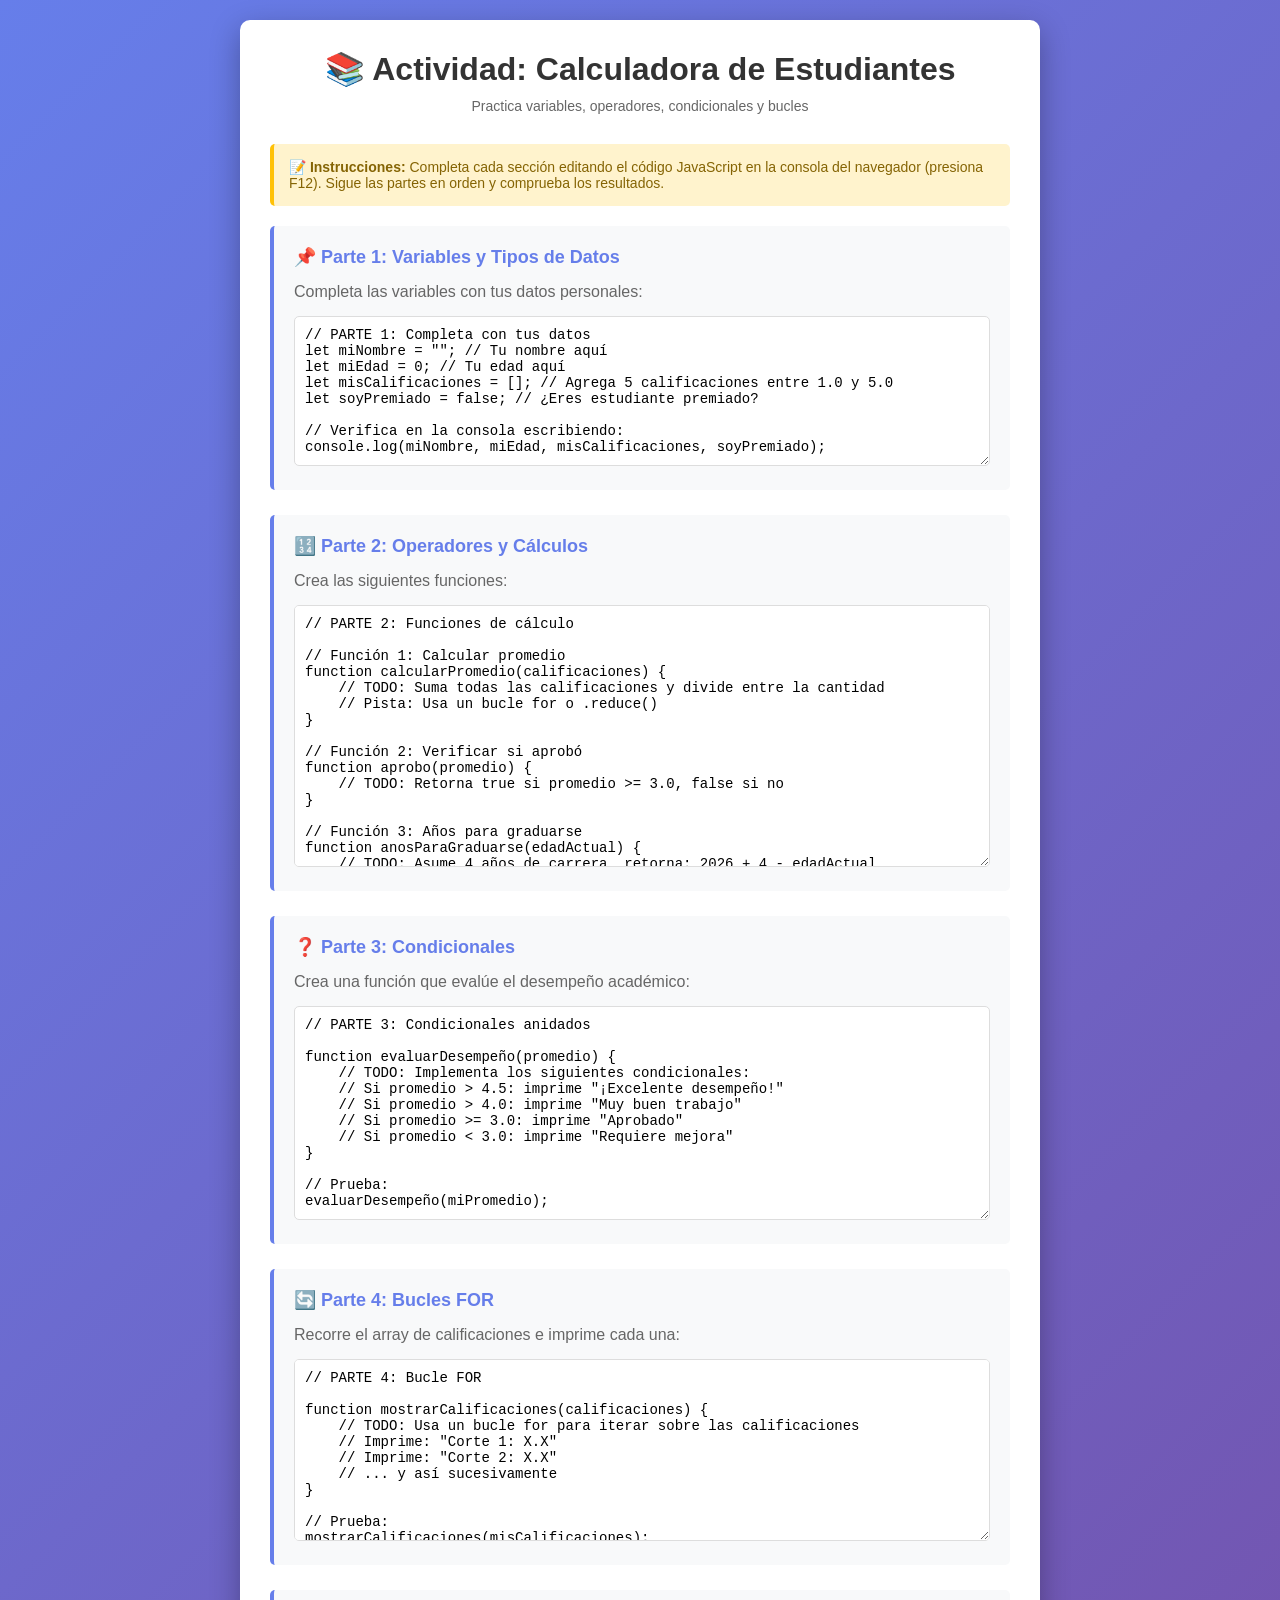
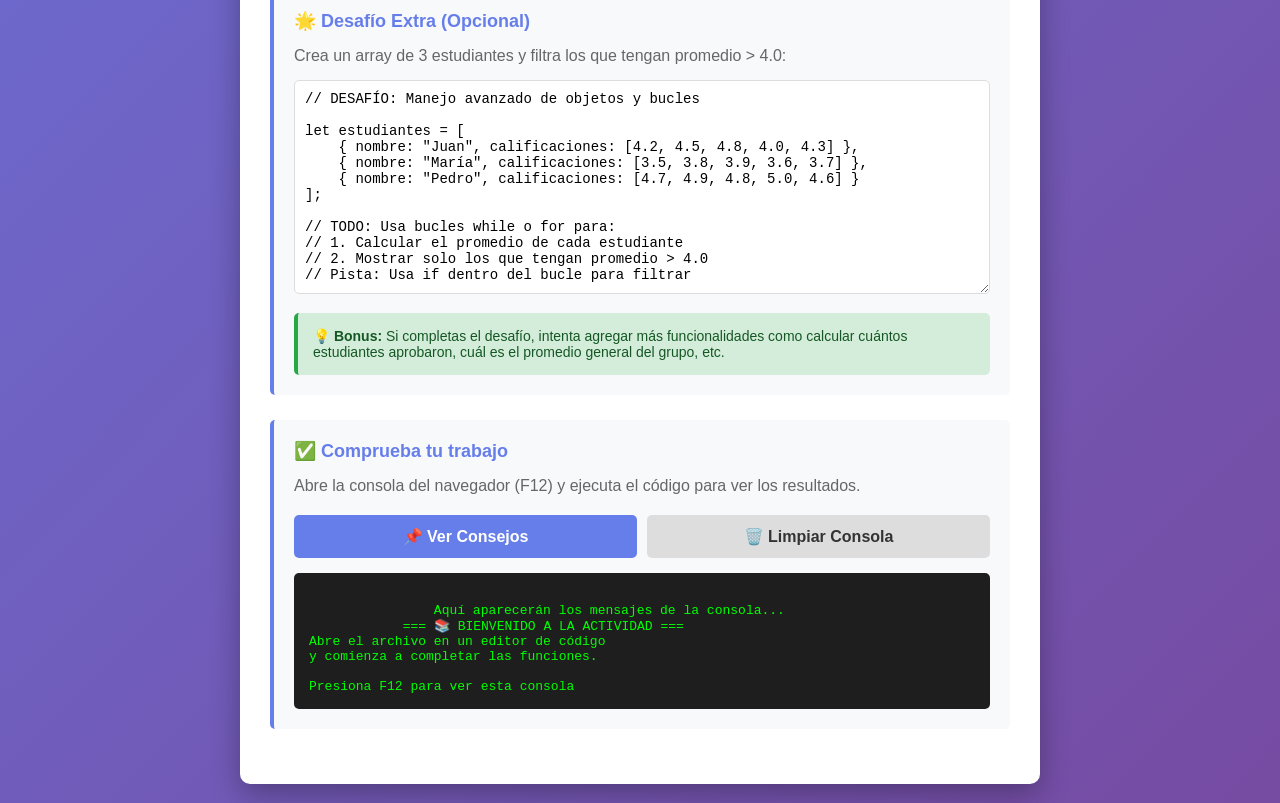
<file: actividad-estudiantes.html>
<!DOCTYPE html>
<html lang="es">
<head>
    <meta charset="UTF-8">
    <meta name="viewport" content="width=device-width, initial-scale=1.0">
    <title>Actividad: Calculadora de Estudiantes</title>
    <style>
        * {
            margin: 0;
            padding: 0;
            box-sizing: border-box;
        }
        
        body {
            font-family: 'Segoe UI', Tahoma, Geneva, Verdana, sans-serif;
            background: linear-gradient(135deg, #667eea 0%, #764ba2 100%);
            min-height: 100vh;
            padding: 20px;
        }
        
        .container {
            max-width: 800px;
            margin: 0 auto;
            background: white;
            border-radius: 10px;
            padding: 30px;
            box-shadow: 0 10px 30px rgba(0, 0, 0, 0.3);
        }
        
        h1 {
            color: #333;
            margin-bottom: 10px;
            text-align: center;
        }
        
        .subtitle {
            text-align: center;
            color: #666;
            margin-bottom: 30px;
            font-size: 14px;
        }
        
        .section {
            margin-bottom: 25px;
            padding: 20px;
            background: #f8f9fa;
            border-left: 4px solid #667eea;
            border-radius: 5px;
        }
        
        .section h2 {
            color: #667eea;
            font-size: 18px;
            margin-bottom: 15px;
        }
        
        .form-group {
            margin-bottom: 15px;
        }
        
        label {
            display: block;
            margin-bottom: 5px;
            color: #333;
            font-weight: 500;
        }
        
        input, textarea {
            width: 100%;
            padding: 10px;
            border: 1px solid #ddd;
            border-radius: 5px;
            font-size: 14px;
            font-family: monospace;
        }
        
        input:focus, textarea:focus {
            outline: none;
            border-color: #667eea;
            box-shadow: 0 0 5px rgba(102, 126, 234, 0.3);
        }
        
        .button-group {
            display: flex;
            gap: 10px;
            margin-top: 20px;
        }
        
        button {
            flex: 1;
            padding: 12px;
            border: none;
            border-radius: 5px;
            font-size: 16px;
            font-weight: bold;
            cursor: pointer;
            transition: all 0.3s ease;
        }
        
        .btn-primary {
            background: #667eea;
            color: white;
        }
        
        .btn-primary:hover {
            background: #5568d3;
            transform: translateY(-2px);
            box-shadow: 0 5px 15px rgba(102, 126, 234, 0.4);
        }
        
        .btn-secondary {
            background: #ddd;
            color: #333;
        }
        
        .btn-secondary:hover {
            background: #ccc;
        }
        
        .output {
            background: #1e1e1e;
            color: #00ff00;
            padding: 15px;
            border-radius: 5px;
            font-family: monospace;
            font-size: 13px;
            max-height: 300px;
            overflow-y: auto;
            margin-top: 15px;
            white-space: pre-wrap;
            word-wrap: break-word;
        }
        
        .instructions {
            background: #fff3cd;
            border-left: 4px solid #ffc107;
            padding: 15px;
            border-radius: 5px;
            margin-bottom: 20px;
            font-size: 14px;
            color: #856404;
        }
        
        .bonus {
            background: #d4edda;
            border-left: 4px solid #28a745;
            padding: 15px;
            border-radius: 5px;
            margin-top: 15px;
            font-size: 14px;
            color: #155724;
        }
    </style>
</head>
<body>
    <div class="container">
        <h1>📚 Actividad: Calculadora de Estudiantes</h1>
        <p class="subtitle">Practica variables, operadores, condicionales y bucles</p>
        
        <div class="instructions">
            <strong>📝 Instrucciones:</strong> Completa cada sección editando el código JavaScript en la consola del navegador (presiona F12). 
            Sigue las partes en orden y comprueba los resultados.
        </div>
        
        <!-- PARTE 1 -->
        <div class="section">
            <h2>📌 Parte 1: Variables y Tipos de Datos</h2>
            <p style="margin-bottom: 15px; color: #666;">
                Completa las variables con tus datos personales:
            </p>
            <textarea rows="8" readonly>// PARTE 1: Completa con tus datos
let miNombre = ""; // Tu nombre aquí
let miEdad = 0; // Tu edad aquí
let misCalificaciones = []; // Agrega 5 calificaciones entre 1.0 y 5.0
let soyPremiado = false; // ¿Eres estudiante premiado?

// Verifica en la consola escribiendo:
console.log(miNombre, miEdad, misCalificaciones, soyPremiado);</textarea>
        </div>
        
        <!-- PARTE 2 -->
        <div class="section">
            <h2>🔢 Parte 2: Operadores y Cálculos</h2>
            <p style="margin-bottom: 15px; color: #666;">
                Crea las siguientes funciones:
            </p>
            <textarea rows="15" readonly>// PARTE 2: Funciones de cálculo

// Función 1: Calcular promedio
function calcularPromedio(calificaciones) {
    // TODO: Suma todas las calificaciones y divide entre la cantidad
    // Pista: Usa un bucle for o .reduce()
}

// Función 2: Verificar si aprobó
function aprobo(promedio) {
    // TODO: Retorna true si promedio >= 3.0, false si no
}

// Función 3: Años para graduarse
function anosParaGraduarse(edadActual) {
    // TODO: Asume 4 años de carrera, retorna: 2026 + 4 - edadActual
}

// Prueba tus funciones:
let miPromedio = calcularPromedio(misCalificaciones);
console.log("Mi promedio:", miPromedio);
console.log("¿Aprobé?", aprobo(miPromedio));
console.log("Me gradúo en:", anosParaGraduarse(miEdad));</textarea>
        </div>
        
        <!-- PARTE 3 -->
        <div class="section">
            <h2>❓ Parte 3: Condicionales</h2>
            <p style="margin-bottom: 15px; color: #666;">
                Crea una función que evalúe el desempeño académico:
            </p>
            <textarea rows="12" readonly>// PARTE 3: Condicionales anidados

function evaluarDesempeño(promedio) {
    // TODO: Implementa los siguientes condicionales:
    // Si promedio > 4.5: imprime "¡Excelente desempeño!"
    // Si promedio > 4.0: imprime "Muy buen trabajo"
    // Si promedio >= 3.0: imprime "Aprobado"
    // Si promedio < 3.0: imprime "Requiere mejora"
}

// Prueba:
evaluarDesempeño(miPromedio);</textarea>
        </div>
        
        <!-- PARTE 4 -->
        <div class="section">
            <h2>🔄 Parte 4: Bucles FOR</h2>
            <p style="margin-bottom: 15px; color: #666;">
                Recorre el array de calificaciones e imprime cada una:
            </p>
            <textarea rows="10" readonly>// PARTE 4: Bucle FOR

function mostrarCalificaciones(calificaciones) {
    // TODO: Usa un bucle for para iterar sobre las calificaciones
    // Imprime: "Corte 1: X.X"
    // Imprime: "Corte 2: X.X"
    // ... y así sucesivamente
}

// Prueba:
mostrarCalificaciones(misCalificaciones);</textarea>
        </div>
        
        <!-- DESAFÍO EXTRA -->
        <div class="section">
            <h2>🌟 Desafío Extra (Opcional)</h2>
            <p style="margin-bottom: 15px; color: #666;">
                Crea un array de 3 estudiantes y filtra los que tengan promedio > 4.0:
            </p>
            <textarea rows="12" readonly>// DESAFÍO: Manejo avanzado de objetos y bucles

let estudiantes = [
    { nombre: "Juan", calificaciones: [4.2, 4.5, 4.8, 4.0, 4.3] },
    { nombre: "María", calificaciones: [3.5, 3.8, 3.9, 3.6, 3.7] },
    { nombre: "Pedro", calificaciones: [4.7, 4.9, 4.8, 5.0, 4.6] }
];

// TODO: Usa bucles while o for para:
// 1. Calcular el promedio de cada estudiante
// 2. Mostrar solo los que tengan promedio > 4.0
// Pista: Usa if dentro del bucle para filtrar</textarea>
            
            <div class="bonus">
                <strong>💡 Bonus:</strong> Si completas el desafío, intenta agregar más funcionalidades como calcular cuántos estudiantes aprobaron, cuál es el promedio general del grupo, etc.
            </div>
        </div>
        
        <!-- PRUEBAS -->
        <div class="section">
            <h2>✅ Comprueba tu trabajo</h2>
            <p style="margin-bottom: 15px; color: #666;">
                Abre la consola del navegador (F12) y ejecuta el código para ver los resultados.
            </p>
            <div class="button-group">
                <button class="btn-primary" onclick="mostrarConsejo()">📌 Ver Consejos</button>
                <button class="btn-secondary" onclick="limpiarConsola()">🗑️ Limpiar Consola</button>
            </div>
            
            <div class="output" id="output">
                Aquí aparecerán los mensajes de la consola...
            </div>
        </div>
    </div>
    
    <script>
        // Capturar mensajes de console.log
        const output = document.getElementById('output');
        const originalLog = console.log;
        
        console.log = function(...args) {
            originalLog.apply(console, args);
            output.textContent += args.map(arg => 
                typeof arg === 'object' ? JSON.stringify(arg) : arg
            ).join(' ') + '\n';
        };
        
        function mostrarConsejo() {
            console.log("=== 💡 CONSEJOS ÚTILES ===\n");
            console.log("1. Verifica que tus variables estén definidas");
            console.log("2. Usa console.log() para depurar tu código");
            console.log("3. Los arrays se recorren con: for(let i=0; i<array.length; i++)");
            console.log("4. Para calcular promedio: suma / cantidad");
            console.log("5. Los condicionales usan: if, else if, else\n");
        }
        
        function limpiarConsola() {
            output.textContent = '';
        }
        
        // Mensaje inicial
        console.log("=== 📚 BIENVENIDO A LA ACTIVIDAD ===");
        console.log("Abre el archivo en un editor de código");
        console.log("y comienza a completar las funciones.\n");
        console.log("Presiona F12 para ver esta consola");
    </script>
</body>
</html>
</file>
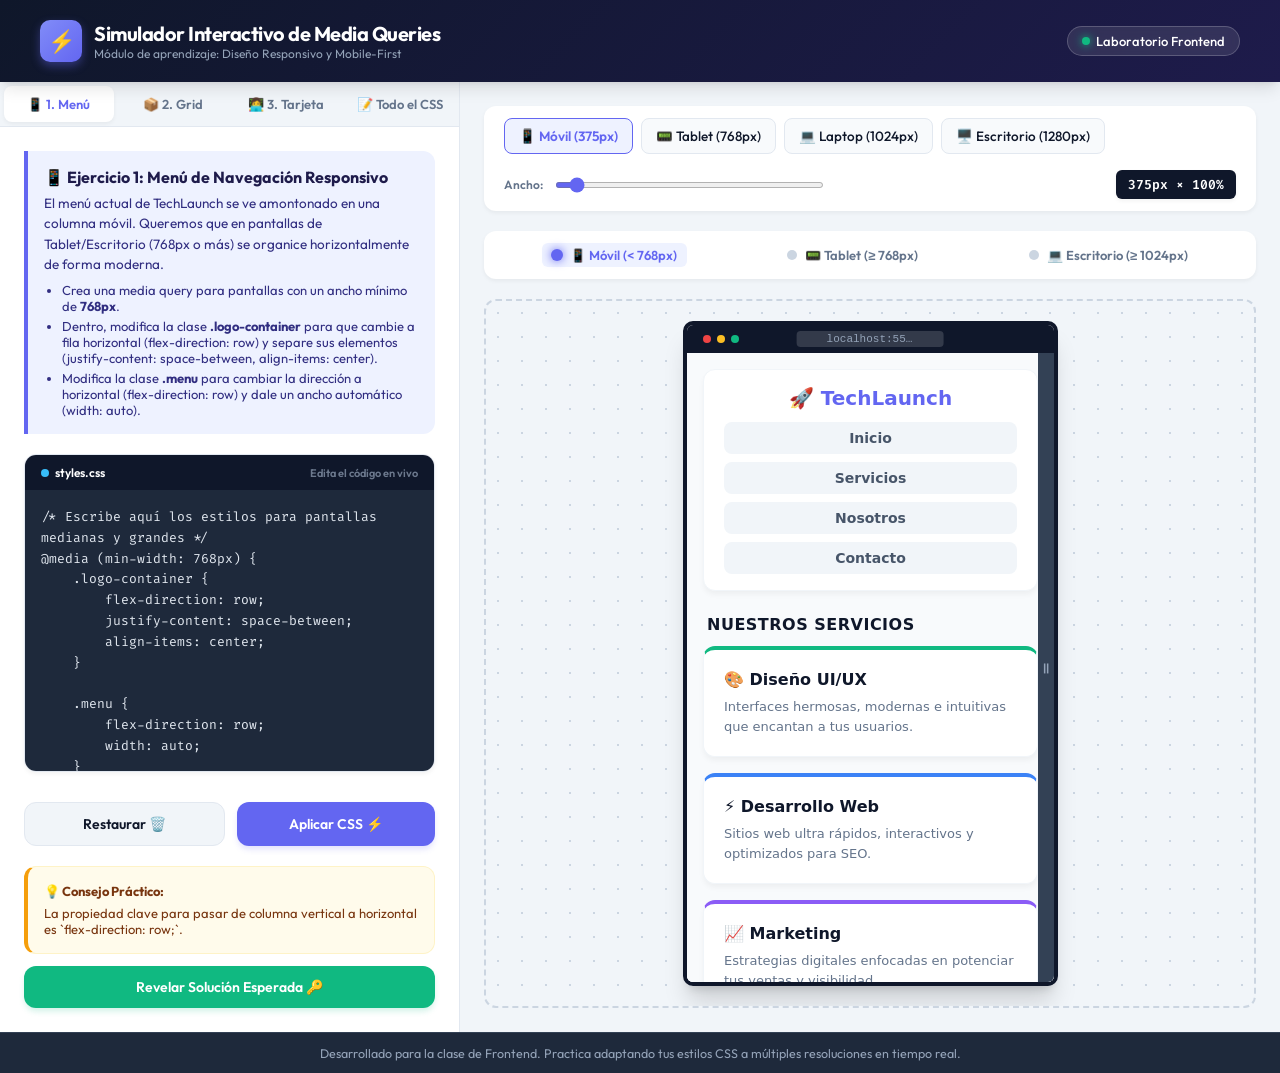
<file: actividad-responsive.html>
<!DOCTYPE html>
<html lang="es">

<head>
    <meta charset="UTF-8">
    <meta name="viewport" content="width=device-width, initial-scale=1.0">
    <title>⚡ Simulador Interactivo: Media Queries y Diseño Responsivo</title>
    <!-- Google Fonts -->
    <link rel="preconnect" href="https://fonts.googleapis.com">
    <link rel="preconnect" href="https://fonts.gstatic.com" crossorigin>
    <link
        href="https://fonts.googleapis.com/css2?family=Outfit:wght@300;400;500;600;700;800&family=Fira+Code:wght@400;500;600&display=swap"
        rel="stylesheet">

    <style>
        :root {
            --primary: #6366f1;
            --primary-hover: #4f46e5;
            --primary-light: #eef2ff;
            --secondary: #10b981;
            --secondary-hover: #059669;
            --dark: #0f172a;
            --dark-light: #1e293b;
            --light: #f8fafc;
            --text-muted: #64748b;
            --border: #e2e8f0;
            --shadow-sm: 0 2px 4px rgba(0, 0, 0, 0.05);
            --shadow-md: 0 10px 15px -3px rgba(0, 0, 0, 0.1), 0 4px 6px -4px rgba(0, 0, 0, 0.1);
            --shadow-lg: 0 20px 25px -5px rgba(0, 0, 0, 0.15), 0 8px 10px -6px rgba(0, 0, 0, 0.15);
            --radius: 12px;
        }

        * {
            margin: 0;
            padding: 0;
            box-sizing: border-box;
            font-family: 'Outfit', sans-serif;
        }

        body {
            background-color: var(--light);
            color: var(--dark);
            min-height: 100vh;
            display: flex;
            flex-direction: column;
            overflow-x: hidden;
        }

        /* Header Premium Styling */
        header.main-header {
            background: linear-gradient(135deg, var(--dark) 0%, #1e1b4b 100%);
            color: white;
            padding: 20px 40px;
            display: flex;
            justify-content: space-between;
            align-items: center;
            box-shadow: var(--shadow-md);
            position: relative;
            z-index: 10;
        }

        .header-brand {
            display: flex;
            align-items: center;
            gap: 12px;
        }

        .header-logo {
            background: linear-gradient(135deg, #818cf8 0%, var(--primary) 100%);
            width: 42px;
            height: 42px;
            border-radius: 10px;
            display: flex;
            align-items: center;
            justify-content: center;
            font-size: 22px;
            box-shadow: 0 4px 10px rgba(99, 102, 241, 0.4);
        }

        .header-title h1 {
            font-size: 20px;
            font-weight: 700;
            letter-spacing: -0.5px;
        }

        .header-title p {
            font-size: 12px;
            color: #94a3b8;
            font-weight: 400;
        }

        .header-badge {
            background: rgba(255, 255, 255, 0.1);
            border: 1px solid rgba(255, 255, 255, 0.2);
            padding: 6px 14px;
            border-radius: 30px;
            font-size: 13px;
            font-weight: 500;
            backdrop-filter: blur(5px);
            display: flex;
            align-items: center;
            gap: 6px;
        }

        .header-badge span {
            width: 8px;
            height: 8px;
            background-color: var(--secondary);
            border-radius: 50%;
            display: inline-block;
            box-shadow: 0 0 8px var(--secondary);
        }

        /* Workspace Grid */
        .workspace {
            display: grid;
            grid-template-columns: 460px 1fr;
            flex: 1;
            height: calc(100vh - 82px);
            overflow: hidden;
        }

        /* Left Panel - Editor and Instructions */
        .sidebar {
            background: white;
            border-right: 1px solid var(--border);
            display: flex;
            flex-direction: column;
            overflow-y: auto;
            box-shadow: 4px 0 10px rgba(0, 0, 0, 0.02);
        }

        .section-tabs {
            display: flex;
            background: #f1f5f9;
            padding: 4px;
            gap: 4px;
            border-bottom: 1px solid var(--border);
        }

        .tab-btn {
            flex: 1;
            padding: 10px 6px;
            border: none;
            background: transparent;
            font-size: 13px;
            font-weight: 600;
            color: var(--text-muted);
            border-radius: 8px;
            cursor: pointer;
            transition: all 0.2s ease;
            text-align: center;
        }

        .tab-btn:hover {
            color: var(--dark);
            background: rgba(255, 255, 255, 0.5);
        }

        .tab-btn.active {
            background: white;
            color: var(--primary);
            box-shadow: var(--shadow-sm);
        }

        .sidebar-content {
            padding: 24px;
            flex: 1;
            display: flex;
            flex-direction: column;
            gap: 20px;
        }

        .instructions-card {
            background: var(--primary-light);
            border-left: 4px solid var(--primary);
            padding: 16px;
            border-radius: 0 var(--radius) var(--radius) 0;
        }

        .instructions-card h3 {
            font-size: 16px;
            font-weight: 700;
            color: #1e1b4b;
            margin-bottom: 6px;
            display: flex;
            align-items: center;
            gap: 8px;
        }

        .instructions-card p {
            font-size: 13.5px;
            line-height: 1.5;
            color: #312e81;
        }

        .instructions-card ul {
            margin-top: 8px;
            padding-left: 18px;
            font-size: 13px;
            color: #312e81;
            display: flex;
            flex-direction: column;
            gap: 4px;
        }

        /* Code Editor Component */
        .editor-container {
            display: flex;
            flex-direction: column;
            border: 1px solid var(--border);
            border-radius: var(--radius);
            overflow: hidden;
            box-shadow: var(--shadow-sm);
        }

        .editor-header {
            background: var(--dark);
            color: #94a3b8;
            padding: 10px 16px;
            font-size: 12px;
            font-weight: 600;
            display: flex;
            justify-content: space-between;
            align-items: center;
            border-bottom: 1px solid #1e293b;
        }

        .editor-lang {
            display: flex;
            align-items: center;
            gap: 6px;
            color: white;
        }

        .editor-lang::before {
            content: '';
            display: block;
            width: 8px;
            height: 8px;
            border-radius: 50%;
            background-color: #38bdf8;
        }

        .code-textarea {
            width: 100%;
            height: 280px;
            font-family: 'Fira Code', monospace;
            font-size: 13px;
            padding: 16px;
            background: #1e293b;
            color: #e2e8f0;
            border: none;
            resize: none;
            outline: none;
            line-height: 1.6;
        }

        .code-textarea::placeholder {
            color: #64748b;
        }

        .editor-actions {
            display: flex;
            gap: 12px;
            margin-top: 10px;
        }

        .btn {
            flex: 1;
            padding: 12px 16px;
            border: none;
            border-radius: var(--radius);
            font-size: 14px;
            font-weight: 600;
            cursor: pointer;
            transition: all 0.2s ease;
            display: flex;
            align-items: center;
            justify-content: center;
            gap: 8px;
        }

        .btn-primary {
            background-color: var(--primary);
            color: white;
            box-shadow: 0 4px 6px -1px rgba(99, 102, 241, 0.2);
        }

        .btn-primary:hover {
            background-color: var(--primary-hover);
            transform: translateY(-1px);
        }

        .btn-secondary {
            background-color: #f1f5f9;
            color: var(--dark);
            border: 1px solid var(--border);
        }

        .btn-secondary:hover {
            background-color: #e2e8f0;
        }

        .btn-success {
            background-color: var(--secondary);
            color: white;
            box-shadow: 0 4px 6px -1px rgba(16, 185, 129, 0.2);
        }

        .btn-success:hover {
            background-color: var(--secondary-hover);
        }

        /* Tips Card */
        .tips-card {
            background: #fffbeb;
            border: 1px solid #fef3c7;
            border-left: 4px solid #f59e0b;
            padding: 16px;
            border-radius: var(--radius);
            font-size: 13px;
            color: #78350f;
        }

        .tips-card h4 {
            font-weight: 700;
            margin-bottom: 6px;
            display: flex;
            align-items: center;
            gap: 6px;
        }

        /* Right Panel - Device Simulator Sandbox */
        .preview-panel {
            background: #f1f5f9;
            padding: 24px;
            display: flex;
            flex-direction: column;
            gap: 20px;
            overflow-y: auto;
            position: relative;
        }

        /* Device Simulator Toolbar */
        .simulator-toolbar {
            background: white;
            padding: 12px 20px;
            border-radius: var(--radius);
            box-shadow: var(--shadow-sm);
            display: flex;
            flex-wrap: wrap;
            justify-content: space-between;
            align-items: center;
            gap: 16px;
        }

        .device-buttons {
            display: flex;
            gap: 8px;
        }

        .device-btn {
            background: #f8fafc;
            border: 1px solid var(--border);
            color: var(--dark);
            padding: 8px 14px;
            border-radius: 8px;
            font-size: 13.5px;
            font-weight: 500;
            cursor: pointer;
            transition: all 0.2s ease;
            display: flex;
            align-items: center;
            gap: 8px;
        }

        .device-btn:hover {
            background: #f1f5f9;
            border-color: #cbd5e1;
        }

        .device-btn.active {
            background: var(--primary-light);
            border-color: var(--primary);
            color: var(--primary);
            font-weight: 600;
        }

        .slider-container {
            display: flex;
            align-items: center;
            gap: 12px;
            flex-grow: 1;
            max-width: 320px;
        }

        .slider-label {
            font-size: 12px;
            font-weight: 600;
            color: var(--text-muted);
            white-space: nowrap;
        }

        .width-slider {
            flex-grow: 1;
            height: 6px;
            border-radius: 3px;
            outline: none;
            accent-color: var(--primary);
            cursor: pointer;
        }

        .dimension-badge {
            background: var(--dark);
            color: white;
            padding: 6px 12px;
            border-radius: 6px;
            font-family: 'Fira Code', monospace;
            font-size: 13px;
            font-weight: 600;
            min-width: 84px;
            text-align: center;
            box-shadow: var(--shadow-sm);
        }

        /* Responsive Breakpoint Lights Panel */
        .breakpoint-status {
            background: white;
            padding: 12px 20px;
            border-radius: var(--radius);
            box-shadow: var(--shadow-sm);
            display: flex;
            justify-content: space-around;
            align-items: center;
            gap: 15px;
        }

        .bp-indicator {
            display: flex;
            align-items: center;
            gap: 8px;
            font-size: 13px;
            font-weight: 600;
            color: var(--text-muted);
            padding: 4px 10px;
            border-radius: 6px;
            transition: all 0.3s ease;
        }

        .bp-indicator .dot {
            width: 10px;
            height: 10px;
            background-color: #cbd5e1;
            border-radius: 50%;
            transition: all 0.3s ease;
        }

        .bp-indicator.active {
            color: var(--primary);
            background: var(--primary-light);
        }

        .bp-indicator.active .dot {
            background-color: var(--primary);
            box-shadow: 0 0 8px var(--primary);
            transform: scale(1.2);
        }

        .bp-indicator.tablet.active {
            color: #d97706;
            background: #fffbeb;
        }

        .bp-indicator.tablet.active .dot {
            background-color: #d97706;
            box-shadow: 0 0 8px #d97706;
        }

        .bp-indicator.desktop.active {
            color: var(--secondary);
            background: #ecfdf5;
        }

        .bp-indicator.desktop.active .dot {
            background-color: var(--secondary);
            box-shadow: 0 0 8px var(--secondary);
        }

        /* Simulator Frame Wrapper */
        .simulation-container {
            flex-grow: 1;
            display: flex;
            justify-content: center;
            align-items: flex-start;
            overflow: auto;
            position: relative;
            background-image: radial-gradient(#cbd5e1 1.5px, transparent 1.5px);
            background-size: 24px 24px;
            border-radius: var(--radius);
            border: 2px dashed #cbd5e1;
            padding: 20px;
            min-height: 480px;
        }

        .viewport-wrapper {
            background: white;
            border-radius: 10px;
            box-shadow: var(--shadow-lg);
            overflow: hidden;
            display: flex;
            flex-direction: column;
            width: 100%;
            /* Resized dynamically by JS */
            max-width: 100%;
            height: 100%;
            min-height: 450px;
            transition: width 0.1s ease-out;
            position: relative;
            border: 4px solid var(--dark);
        }

        .viewport-header {
            background: var(--dark);
            height: 28px;
            display: flex;
            align-items: center;
            padding: 0 16px;
            gap: 6px;
            position: relative;
        }

        .viewport-dots {
            display: flex;
            gap: 6px;
        }

        .viewport-dots span {
            width: 8px;
            height: 8px;
            border-radius: 50%;
            background-color: #ef4444;
        }

        .viewport-dots span:nth-child(2) {
            background-color: #fbbf24;
        }

        .viewport-dots span:nth-child(3) {
            background-color: #10b981;
        }

        .viewport-address {
            position: absolute;
            left: 50%;
            transform: translateX(-50%);
            background: rgba(255, 255, 255, 0.15);
            color: #94a3b8;
            font-size: 11px;
            padding: 2px 30px;
            border-radius: 4px;
            width: 40%;
            text-align: center;
            font-family: monospace;
            overflow: hidden;
            text-overflow: ellipsis;
            white-space: nowrap;
        }

        /* Iframe */
        .preview-iframe {
            width: 100%;
            flex-grow: 1;
            border: none;
            background: #f8fafc;
        }

        /* Resize Handle */
        .resize-handle {
            position: absolute;
            right: 0;
            top: 28px;
            bottom: 0;
            width: 16px;
            background: #334155;
            cursor: ew-resize;
            display: flex;
            align-items: center;
            justify-content: center;
            transition: background-color 0.2s;
            z-index: 10;
        }

        .resize-handle::after {
            content: '||';
            color: #94a3b8;
            font-size: 11px;
            font-weight: bold;
        }

        .resize-handle:hover {
            background: var(--primary);
        }

        /* Footer Info */
        footer.main-footer {
            background: var(--dark-light);
            color: #94a3b8;
            text-align: center;
            padding: 12px;
            font-size: 12.5px;
            border-top: 1px solid #334155;
        }

        footer.main-footer a {
            color: #818cf8;
            text-decoration: none;
        }
    </style>
</head>

<body>

    <!-- Premium Main Header -->
    <header class="main-header">
        <div class="header-brand">
            <div class="header-logo">⚡</div>
            <div class="header-title">
                <h1>Simulador Interactivo de Media Queries</h1>
                <p>Módulo de aprendizaje: Diseño Responsivo y Mobile-First</p>
            </div>
        </div>
        <div class="header-badge">
            <span></span> Laboratorio Frontend
        </div>
    </header>

    <!-- Workspace Grid -->
    <div class="workspace">

        <!-- Sidebar - Exercises, Instructions and CSS Editor -->
        <div class="sidebar">
            <div class="section-tabs" role="tablist">
                <button class="tab-btn active" onclick="switchExercise(1, this)" role="tab">📱 1. Menú</button>
                <button class="tab-btn" onclick="switchExercise(2, this)" role="tab">📦 2. Grid</button>
                <button class="tab-btn" onclick="switchExercise(3, this)" role="tab">👩‍💻 3. Tarjeta</button>
                <button class="tab-btn" onclick="switchExercise(4, this)" role="tab">📝 Todo el CSS</button>
            </div>

            <div class="sidebar-content">

                <!-- Instruction Card (Switches content dynamically based on current exercise) -->
                <div class="instructions-card" id="instruction-box">
                    <h3 id="instr-title">🔗 Ejercicio 1: Menú de Navegación Responsivo</h3>
                    <p id="instr-text">El menú actual de TechLaunch se ve amontonado y ordenado en columna. Queremos que
                        en pantallas de Tablet/Escritorio se organice de manera profesional en una fila horizontal con
                        espacio intermedio.</p>
                    <ul id="instr-list">
                        <li>Usa una media query para pantallas con un ancho mínimo de <b>768px</b>.</li>
                        <li>Dentro de ella, cambia el contenedor del menú para que la dirección del flex sea <b>row</b>.
                        </li>
                        <li>Distribuye los enlaces usando <b>justify-content: space-between</b>.</li>
                    </ul>
                </div>

                <!-- Live Editor Container -->
                <div class="editor-container">
                    <div class="editor-header">
                        <span class="editor-lang">styles.css</span>
                        <span style="font-size: 11px; opacity: 0.7;">Edita el código en vivo</span>
                    </div>
                    <textarea class="code-textarea" id="css-editor" spellcheck="false"
                        placeholder="/* Escribe tu CSS responsivo aquí */"></textarea>
                </div>

                <!-- Editor Actions -->
                <div class="editor-actions">
                    <button class="btn btn-secondary" onclick="resetCurrentExercise()">Restaurar 🗑️</button>
                    <button class="btn btn-primary" onclick="applyCSS(true)">Aplicar CSS ⚡</button>
                </div>

                <!-- Helpful Tips (Amber card) -->
                <div class="tips-card">
                    <h4>💡 Consejo Práctico:</h4>
                    <p id="tip-text">Al diseñar Mobile-First, escribe primero los estilos por defecto (sin media query)
                        que se aplicarán a teléfonos móviles. Luego, utiliza `@media (min-width: 768px)` para añadir o
                        modificar estilos conforme la pantalla sea más grande.</p>
                </div>

                <!-- Solution Action -->
                <button class="btn btn-success" style="margin-top: -8px;" onclick="showSolution()"> Revelar Solución
                    Esperada 🔑</button>

            </div>
        </div>

        <!-- Preview Panel (Device simulator sandbox) -->
        <div class="preview-panel">

            <!-- Toolbar for device preset sizes -->
            <div class="simulator-toolbar">
                <div class="device-buttons">
                    <button class="device-btn active" onclick="setSimulatedWidth(375, this)">📱 Móvil (375px)</button>
                    <button class="device-btn" onclick="setSimulatedWidth(768, this)">📟 Tablet (768px)</button>
                    <button class="device-btn" onclick="setSimulatedWidth(1024, this)">💻 Laptop (1024px)</button>
                    <button class="device-btn" onclick="setSimulatedWidth(1280, this)">🖥️ Escritorio (1280px)</button>
                </div>

                <div class="slider-container">
                    <span class="slider-label">Ancho:</span>
                    <input type="range" min="320" max="1350" value="375" class="width-slider" id="widthRange"
                        oninput="handleSliderChange(this.value)">
                </div>

                <div class="dimension-badge" id="dimension-label">375px × 100%</div>
            </div>

            <!-- Active Breakpoint Lights indicators -->
            <div class="breakpoint-status">
                <div class="bp-indicator mobile active" id="bp-mobile">
                    <span class="dot"></span> 📱 Móvil (&lt; 768px)
                </div>
                <div class="bp-indicator tablet" id="bp-tablet">
                    <span class="dot"></span> 📟 Tablet (&ge; 768px)
                </div>
                <div class="bp-indicator desktop" id="bp-desktop">
                    <span class="dot"></span> 💻 Escritorio (&ge; 1024px)
                </div>
            </div>

            <!-- Simulated Viewport Sandbox Frame -->
            <div class="simulation-container" id="simulation-container">
                <div class="viewport-wrapper" id="viewport-wrapper" style="width: 375px;">
                    <div class="viewport-header">
                        <div class="viewport-dots">
                            <span></span><span></span><span></span>
                        </div>
                        <div class="viewport-address">localhost:5500/actividad-responsive.html</div>
                    </div>

                    <!-- Live Preview IFrame -->
                    <iframe class="preview-iframe" id="preview-frame"></iframe>

                    <!-- Resize handle for dragging layout width -->
                    <div class="resize-handle" id="resize-handle" title="Arrastra para redimensionar de forma manual">
                    </div>
                </div>
            </div>

        </div>

    </div>

    <!-- Premium footer info -->
    <footer class="main-footer">
        Desarrollado para la clase de Frontend. Practica adaptando tus estilos CSS a múltiples resoluciones en tiempo
        real.
    </footer>

    <script>
        // Web Audio API Synth helper for delightful feedback!
        const audioCtx = new (window.AudioContext || window.webkitAudioContext)();

        function playTone(freq, type, duration) {
            try {
                if (audioCtx.state === 'suspended') {
                    audioCtx.resume();
                }
                const osc = audioCtx.createOscillator();
                const gain = audioCtx.createGain();

                osc.type = type || 'sine';
                osc.frequency.setValueAtTime(freq, audioCtx.currentTime);

                gain.gain.setValueAtTime(0.08, audioCtx.currentTime);
                gain.gain.exponentialRampToValueAtTime(0.0001, audioCtx.currentTime + duration);

                osc.connect(gain);
                gain.connect(audioCtx.destination);

                osc.start();
                osc.stop(audioCtx.currentTime + duration);
            } catch (e) {
                // Audio fallback
            }
        }

        function playSuccessSound() {
            playTone(523.25, 'triangle', 0.15); // C5
            setTimeout(() => playTone(659.25, 'triangle', 0.15), 100); // E5
            setTimeout(() => playTone(783.99, 'triangle', 0.25), 200); // G5
        }

        function playClickSound() {
            playTone(800, 'sine', 0.05);
        }

        function playResetSound() {
            playTone(392.00, 'sine', 0.15); // G4
            setTimeout(() => playTone(261.63, 'sine', 0.2), 100); // C4
        }

        // Exercises Data & Solutions
        let currentExerciseId = 1;

        const baseMockHTML = `
<!DOCTYPE html>
<html lang="es">
<head>
    <meta charset="UTF-8">
    <meta name="viewport" content="width=device-width, initial-scale=1.0">
    <style>
        * {
            margin: 0;
            padding: 0;
            box-sizing: border-box;
        }
        body {
            font-family: 'Segoe UI', system-ui, -apple-system, sans-serif;
            background: #f8fafc;
            color: #1e293b;
            padding: 16px;
            font-size: 14px;
        }

        /* ------------------------------------- */
        /* Estilos Ejercicio 1: Menú */
        header {
            background: white;
            padding: 16px 20px;
            border-radius: 12px;
            box-shadow: 0 4px 6px -1px rgba(0,0,0,0.05);
            margin-bottom: 24px;
            border: 1px solid #f1f5f9;
        }
        
        .logo-container {
            display: flex;
            flex-direction: column;
            gap: 12px;
        }
        
        .logo {
            font-weight: 800;
            font-size: 20px;
            color: #6366f1;
            text-align: center;
        }

        .menu {
            display: flex;
            flex-direction: column;
            gap: 8px;
            width: 100%;
        }

        .menu a {
            text-decoration: none;
            color: #475569;
            font-weight: 600;
            padding: 8px 16px;
            border-radius: 8px;
            background: #f1f5f9;
            text-align: center;
            transition: all 0.2s;
        }

        .menu a:hover {
            background: #e0e7ff;
            color: #6366f1;
        }

        /* ------------------------------------- */
        /* Estilos Ejercicio 2: Grid */
        .section-title {
            font-size: 16px;
            font-weight: 700;
            margin: 24px 0 12px 4px;
            color: #0f172a;
            text-transform: uppercase;
            letter-spacing: 0.5px;
        }

        .servicios-grid {
            display: grid;
            grid-template-columns: 1fr; /* 1 Columna en móvil */
            gap: 16px;
        }

        .servicio-card {
            background: white;
            padding: 20px;
            border-radius: 12px;
            box-shadow: 0 4px 6px -1px rgba(0,0,0,0.05);
            border-top: 4px solid #10b981;
            border-left: 1px solid #f1f5f9;
            border-right: 1px solid #f1f5f9;
            border-bottom: 1px solid #f1f5f9;
            transition: transform 0.2s;
        }

        .servicio-card h3 {
            margin-bottom: 8px;
            font-size: 16px;
            color: #0f172a;
        }

        .servicio-card p {
            font-size: 13px;
            color: #64748b;
            line-height: 1.5;
        }

        /* ------------------------------------- */
        /* Estilos Ejercicio 3: Tarjeta Perfil */
        .tarjeta-perfil {
            background: white;
            padding: 24px;
            border-radius: 12px;
            box-shadow: 0 4px 6px -1px rgba(0,0,0,0.05);
            border: 1px solid #f1f5f9;
            display: flex;
            flex-direction: column; /* Columna por defecto */
            align-items: center;
            text-align: center;
            gap: 20px;
            margin-bottom: 20px;
        }

        .profile-img {
            width: 90px;
            height: 90px;
            border-radius: 50%;
            background: #e0e7ff;
            display: flex;
            align-items: center;
            justify-content: center;
            font-size: 40px;
            box-shadow: 0 4px 10px rgba(99, 102, 241, 0.2);
            flex-shrink: 0;
        }

        .profile-info h3 {
            font-size: 18px;
            color: #0f172a;
            margin-bottom: 4px;
        }

        .profile-info p.role {
            color: #6366f1;
            font-weight: 700;
            font-size: 13px;
            margin-bottom: 10px;
        }

        .profile-info p.desc {
            color: #64748b;
            font-size: 13px;
            line-height: 1.5;
        }

        /* ETIQUETA DONDE INYECTAREMOS EL CSS DEL ESTUDIANTE */
        /*STUDENT_CSS*/
    </style>
</head>
<body>

    <!-- HEADER / EJERCICIO 1 -->
    <header>
        <div class="logo-container">
            <div class="logo">🚀 TechLaunch</div>
            <nav class="menu">
                <a href="#inicio">Inicio</a>
                <a href="#servicios">Servicios</a>
                <a href="#equipo">Nosotros</a>
                <a href="#contacto">Contacto</a>
            </nav>
        </div>
    </header>

    <!-- SERVICIOS / EJERCICIO 2 -->
    <div class="section-title" id="servicios">Nuestros Servicios</div>
    <div class="servicios-grid">
        <div class="servicio-card" style="border-top-color: #10b981;">
            <h3>🎨 Diseño UI/UX</h3>
            <p>Interfaces hermosas, modernas e intuitivas que encantan a tus usuarios.</p>
        </div>
        <div class="servicio-card" style="border-top-color: #3b82f6;">
            <h3>⚡ Desarrollo Web</h3>
            <p>Sitios web ultra rápidos, interactivos y optimizados para SEO.</p>
        </div>
        <div class="servicio-card" style="border-top-color: #8b5cf6;">
            <h3>📈 Marketing</h3>
            <p>Estrategias digitales enfocadas en potenciar tus ventas y visibilidad.</p>
        </div>
    </div>

    <!-- DETALLE PERFIL / EJERCICIO 3 -->
    <div class="section-title">Líder del Proyecto</div>
    <div class="tarjeta-perfil">
        <div class="profile-img">👩‍💻</div>
        <div class="profile-info">
            <h3>Sofía Rodríguez</h3>
            <p class="role">Directora de Tecnología (CTO)</p>
            <p class="desc">Apasionada por crear soluciones web responsivas y de alto rendimiento utilizando tecnologías modernas de desarrollo frontend.</p>
        </div>
    </div>

</body>
</html>
`;

        const exercises = {
            1: {
                title: "📱 Ejercicio 1: Menú de Navegación Responsivo",
                text: "El menú actual de TechLaunch se ve amontonado en una columna móvil. Queremos que en pantallas de Tablet/Escritorio (768px o más) se organice horizontalmente de forma moderna.",
                list: [
                    "Crea una media query para pantallas con un ancho mínimo de <b>768px</b>.",
                    "Dentro, modifica la clase <b>.logo-container</b> para que cambie a fila horizontal (flex-direction: row) y separe sus elementos (justify-content: space-between, align-items: center).",
                    "Modifica la clase <b>.menu</b> para cambiar la dirección a horizontal (flex-direction: row) y dale un ancho automático (width: auto)."
                ],
                tip: "La propiedad clave para pasar de columna vertical a horizontal es `flex-direction: row;`.",
                defaultCSS: `/* Escribe aquí los estilos para pantallas medianas y grandes */\n@media (min-width: 768px) {\n    .logo-container {\n        flex-direction: row;\n        justify-content: space-between;\n        align-items: center;\n    }\n    \n    .menu {\n        flex-direction: row;\n        width: auto;\n    }\n}`,
                solution: `/* SOLUCIÓN RESPONSIVA - EJERCICIO 1 */\n@media (min-width: 768px) {\n    .logo-container {\n        flex-direction: row;\n        justify-content: space-between;\n        align-items: center;\n    }\n    \n    .menu {\n        flex-direction: row;\n        width: auto;\n        gap: 12px;\n    }\n    .logo {\n        text-align: left;\n    }\n}`
            },
            2: {
                title: "📦 Ejercicio 2: Grid de Servicios Multicolumna",
                text: "La sección de servicios tiene un diseño de 1 columna por defecto en móvil. Necesitamos adaptarlo para pantallas más grandes y aprovechar el espacio disponible.",
                list: [
                    "A partir de <b>768px</b> (tablet), configura la cuadrícula <b>.servicios-grid</b> para mostrar <b>2 columnas</b>.",
                    "A partir de <b>1024px</b> (laptop/escritorio), edita el grid para mostrar <b>3 columnas</b> de igual tamaño.",
                    "Pista: Usa la propiedad <b>grid-template-columns</b> con valores fraccionales (1fr 1fr) o repeat()."
                ],
                tip: "Usa `grid-template-columns: repeat(2, 1fr)` para dos columnas iguales, y `repeat(3, 1fr)` para tres.",
                defaultCSS: `/* 1. Diseña la cuadrícula para Tablet (768px o más) */\n@media (min-width: 768px) {\n    .servicios-grid {\n        grid-template-columns: 1fr 1fr;\n    }\n}\n\n/* 2. Diseña la cuadrícula para Escritorio (1024px o más) */\n@media (min-width: 1024px) {\n    .servicios-grid {\n        grid-template-columns: repeat(3, 1fr);\n    }\n}`,
                solution: `/* SOLUCIÓN RESPONSIVA - EJERCICIO 2 */\n@media (min-width: 768px) {\n    .servicios-grid {\n        grid-template-columns: 1fr 1fr;\n    }\n}\n\n@media (min-width: 1024px) {\n    .servicios-grid {\n        grid-template-columns: repeat(3, 1fr);\n    }\n}`
            },
            3: {
                title: "👩‍💻 Ejercicio 3: Tarjeta Perfil Adaptable",
                text: "La tarjeta de perfil de la CTO Sofía se ve bien en móvil en columna. Sin embargo, en computadoras de escritorio se vería mucho mejor si la foto se sitúa a la izquierda y el texto descriptivo a la derecha.",
                list: [
                    "Crea una media query para pantallas de tablet/escritorio de <b>768px</b> o más.",
                    "Modifica la clase <b>.tarjeta-perfil</b> para cambiar su dirección a horizontal (flex-direction: row) y alinear los textos a la izquierda (text-align: left).",
                    "Opcional: Añade un espacio extra de gap para separar la imagen del texto."
                ],
                tip: "Recuerda que `.tarjeta-perfil` usa Flexbox. Al cambiar `flex-direction: row;`, los elementos se alinearán en fila horizontal.",
                defaultCSS: `/* Cambia la tarjeta a formato fila en pantallas medianas */\n@media (min-width: 768px) {\n    .tarjeta-perfil {\n        flex-direction: row;\n        text-align: left;\n        align-items: flex-start;\n    }\n}`,
                solution: `/* SOLUCIÓN RESPONSIVA - EJERCICIO 3 */\n@media (min-width: 768px) {\n    .tarjeta-perfil {\n        flex-direction: row;\n        text-align: left;\n        align-items: center;\n        gap: 24px;\n    }\n}`
            },
            4: {
                title: "📝 Ejercicio Completo: Todo el CSS Responsivo",
                text: "Aquí puedes combinar todos tus conocimientos y escribir las media queries completas para todo el sitio. ¡Modifica menús, grids y tarjetas juntos!",
                list: [
                    "Escribe y unifica todas tus media queries aquí.",
                    "Sugerencia: puedes copiar tus soluciones previas y agruparlas dentro de los mismos bloques `@media` para mantener un código limpio.",
                    "¡Usa el simulador para estirar y encoger la pantalla y ver el resultado final en vivo!"
                ],
                tip: "Agrupar todas las clases dentro de una sola query como `@media (min-width: 768px) { ... }` es la mejor práctica profesional.",
                defaultCSS: `/* PROYECTO COMPLETO: Une tus soluciones */\n@media (min-width: 768px) {\n    .logo-container {\n        flex-direction: row;\n        justify-content: space-between;\n        align-items: center;\n    }\n    .menu {\n        flex-direction: row;\n        width: auto;\n    }\n    .servicios-grid {\n        grid-template-columns: 1fr 1fr;\n    }\n    .tarjeta-perfil {\n        flex-direction: row;\n        text-align: left;\n    }\n}\n\n@media (min-width: 1024px) {\n    .servicios-grid {\n        grid-template-columns: repeat(3, 1fr);\n    }\n}`,
                solution: `/* SOLUCIÓN GENERAL INTEGRADORA */\n@media (min-width: 768px) {\n    .logo-container {\n        flex-direction: row;\n        justify-content: space-between;\n        align-items: center;\n    }\n    .menu {\n        flex-direction: row;\n        width: auto;\n        gap: 12px;\n    }\n    .logo {\n        text-align: left;\n    }\n    .servicios-grid {\n        grid-template-columns: 1fr 1fr;\n    }\n    .tarjeta-perfil {\n        flex-direction: row;\n        text-align: left;\n        align-items: center;\n        gap: 24px;\n    }\n}\n\n@media (min-width: 1024px) {\n    .servicios-grid {\n        grid-template-columns: repeat(3, 1fr);\n    }\n}`
            }
        };

        // Student Progress State in LocalStorage/Memory
        let studentCodes = {
            1: exercises[1].defaultCSS,
            2: exercises[2].defaultCSS,
            3: exercises[3].defaultCSS,
            4: exercises[4].defaultCSS
        };

        const cssEditor = document.getElementById('css-editor');
        const previewFrame = document.getElementById('preview-frame');
        const widthSlider = document.getElementById('widthRange');
        const viewportWrapper = document.getElementById('viewport-wrapper');
        const dimensionLabel = document.getElementById('dimension-label');

        // Initial setup
        window.addEventListener('DOMContentLoaded', () => {
            loadExercise(1);
            applyCSS(false);

            // Set up drag handling for manually resizing viewport
            setupResizeDrag();
        });

        // Load Exercise Data
        function loadExercise(id) {
            currentExerciseId = id;

            // UI text modifications
            const ex = exercises[id];
            document.getElementById('instr-title').innerHTML = ex.title;
            document.getElementById('instr-text').innerHTML = ex.text;

            // List points
            const list = document.getElementById('instr-list');
            list.innerHTML = '';
            ex.list.forEach(item => {
                const li = document.createElement('li');
                li.innerHTML = item;
                list.appendChild(li);
            });

            document.getElementById('tip-text').innerText = ex.tip;

            // Set editor content
            cssEditor.value = studentCodes[id];
        }

        // Switching Tabs
        function switchExercise(id, btnElement) {
            playClickSound();

            // Save current code
            studentCodes[currentExerciseId] = cssEditor.value;

            // Remove active from all tabs
            document.querySelectorAll('.tab-btn').forEach(btn => btn.classList.remove('active'));
            btnElement.classList.add('active');

            loadExercise(id);
            applyCSS(false);
        }

        // Apply student CSS to preview frame
        function applyCSS(userTriggered = false) {
            if (userTriggered) {
                playSuccessSound();
                // Save current code
                studentCodes[currentExerciseId] = cssEditor.value;
            }

            // Compile CSS to inject based on current active tab
            let compiledCSS = '';
            if (currentExerciseId === 4) {
                // If it is the full CSS, inject it directly
                compiledCSS = cssEditor.value;
            } else {
                // Otherwise, accumulate all previous exercises code to make the complete demo function!
                compiledCSS = `${studentCodes[1]}\n${studentCodes[2]}\n${studentCodes[3]}`;
            }

            // Create srcdoc with injected CSS
            const htmlContent = baseMockHTML.replace('/*STUDENT_CSS*/', compiledCSS);

            // Direct injection to avoid iframe reload blinking
            const doc = previewFrame.contentDocument || previewFrame.contentWindow.document;
            doc.open();
            doc.write(htmlContent);
            doc.close();

            // Highlight the layout breakpoints based on current width immediately after rendering
            updateBreakpointLights(parseInt(widthSlider.value));
        }

        // Reset Current Code
        function resetCurrentExercise() {
            playResetSound();
            cssEditor.value = exercises[currentExerciseId].defaultCSS;
            studentCodes[currentExerciseId] = cssEditor.value;
            applyCSS(false);
        }

        // Reveal Solution
        function showSolution() {
            playSuccessSound();
            cssEditor.value = exercises[currentExerciseId].solution;
            studentCodes[currentExerciseId] = cssEditor.value;
            applyCSS(false);
        }

        // Set Simulated Viewport Width from Buttons
        function setSimulatedWidth(width, btn) {
            playClickSound();

            // Update Active Buttons
            document.querySelectorAll('.device-btn').forEach(b => b.classList.remove('active'));
            if (btn) btn.classList.add('active');

            // Apply size
            widthSlider.value = width;
            updateViewportSize(width);
        }

        // Handle Slider inputs
        function handleSliderChange(width) {
            // Remove active style from preset buttons unless matched
            document.querySelectorAll('.device-btn').forEach(b => {
                const btnWidth = parseInt(b.getAttribute('onclick').match(/\d+/)[0]);
                if (btnWidth === parseInt(width)) {
                    b.classList.add('active');
                } else {
                    b.classList.remove('active');
                }
            });

            updateViewportSize(width);
        }

        // Set size & update labels
        function updateViewportSize(width) {
            viewportWrapper.style.width = width + 'px';
            dimensionLabel.textContent = `${width}px × 100%`;
            updateBreakpointLights(parseInt(width));
        }

        // Update indicator lightbulbs based on active simulated media queries
        function updateBreakpointLights(width) {
            const bpMobile = document.getElementById('bp-mobile');
            const bpTablet = document.getElementById('bp-tablet');
            const bpDesktop = document.getElementById('bp-desktop');

            // Remove active classes
            bpMobile.classList.remove('active');
            bpTablet.classList.remove('active');
            bpDesktop.classList.remove('active');

            if (width >= 1024) {
                bpDesktop.classList.add('active');
            } else if (width >= 768) {
                bpTablet.classList.add('active');
            } else {
                bpMobile.classList.add('active');
            }
        }

        // Enable Drag to resize handles
        function setupResizeDrag() {
            const handle = document.getElementById('resize-handle');
            const container = document.getElementById('simulation-container');
            let isDragging = false;

            handle.addEventListener('mousedown', (e) => {
                isDragging = true;
                document.body.style.cursor = 'ew-resize';
                e.preventDefault();
            });

            window.addEventListener('mousemove', (e) => {
                if (!isDragging) return;

                const containerRect = container.getBoundingClientRect();
                const newWidth = Math.max(320, Math.min(1350, e.clientX - containerRect.left));

                widthSlider.value = newWidth;
                handleSliderChange(newWidth);
            });

            window.addEventListener('mouseup', () => {
                if (isDragging) {
                    isDragging = false;
                    document.body.style.cursor = 'default';
                }
            });
        }
    </script>
</body>

</html>
</file>
